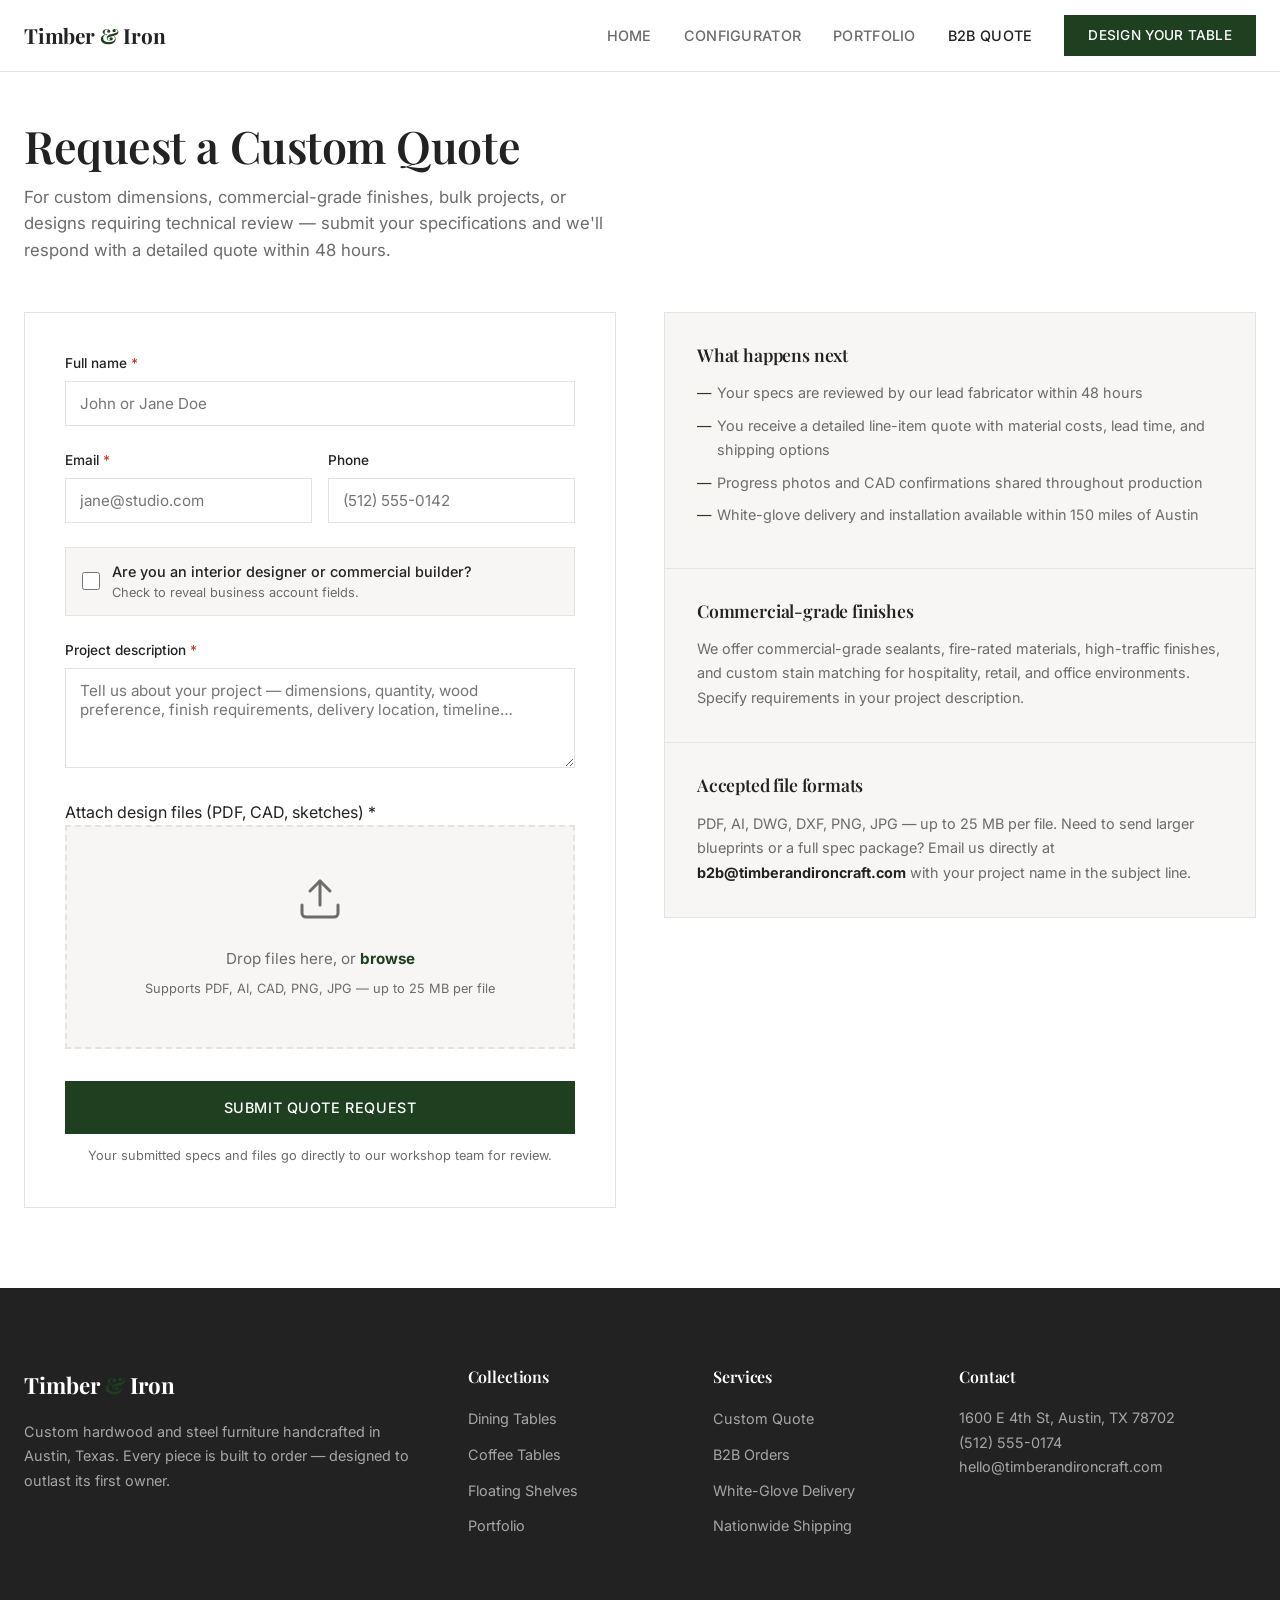
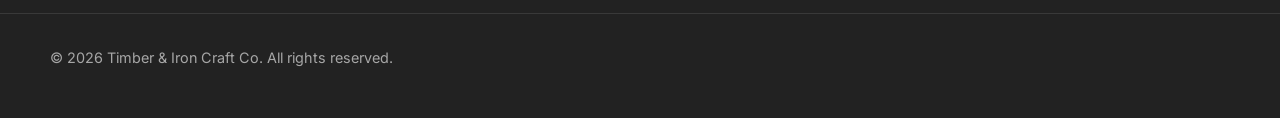
<file: b2b-quote.html>
<!doctype html>
<html lang="en">
<head>
  <meta charset="utf-8">
  <meta name="viewport" content="width=device-width, initial-scale=1">
  <title>B2B Custom Quote — Timber & Iron Craft Co.</title>
  <link rel="stylesheet" href="css/timber.css">
  <style>
    .b2b-page {
      padding-top: calc(var(--nav-height) + 48px);
      padding-bottom: 80px;
    }

    .b2b-header {
      margin-bottom: 3rem;
    }

    .b2b-header h1 {
      font-size: clamp(2rem, 3.5vw, 3rem);
      margin-bottom: 0.75rem;
    }

    .b2b-header p {
      color: var(--muted);
      max-width: 600px;
      font-size: 1.05rem;
      line-height: 1.6;
    }

    .b2b-layout {
      display: grid;
      grid-template-columns: 1fr 1fr;
      gap: 48px;
      align-items: start;
    }

    /* ===== Form ===== */
    .quote-form {
      background: var(--bg);
      border: 1px solid var(--border);
      padding: 40px;
    }

    .form-group {
      margin-bottom: 24px;
    }

    .form-group label {
      display: block;
      font-size: 0.85rem;
      font-weight: 500;
      margin-bottom: 6px;
      color: var(--fg);
    }

    .form-group label .required {
      color: #c0392b;
    }

    .form-group input,
    .form-group textarea,
    .form-group select {
      width: 100%;
      padding: 12px 14px;
      border: 1px solid var(--border);
      border-radius: 0;
      font-family: var(--font-body);
      font-size: 0.95rem;
      color: var(--fg);
      background: var(--bg);
      transition: border-color 0.2s;
    }

    .form-group input:focus,
    .form-group textarea:focus,
    .form-group select:focus {
      outline: none;
      border-color: var(--accent);
    }

    .form-group textarea {
      resize: vertical;
      min-height: 100px;
    }

    .form-group.half {
      display: grid;
      grid-template-columns: 1fr 1fr;
      gap: 16px;
    }

    /* ===== File Upload ===== */
    .file-upload-zone {
      border: 2px dashed var(--border);
      padding: 48px 24px;
      text-align: center;
      cursor: pointer;
      transition: all 0.25s ease;
      background: var(--surface);
      margin-bottom: 24px;
    }

    .file-upload-zone:hover,
    .file-upload-zone.dragover {
      border-color: var(--accent);
      background: rgba(30, 63, 32, 0.04);
    }

    .file-upload-zone .upload-icon {
      width: 48px;
      height: 48px;
      margin: 0 auto 16px;
      stroke: var(--muted);
      stroke-width: 1.5;
      fill: none;
    }

    .file-upload-zone.dragover .upload-icon {
      stroke: var(--accent);
    }

    .file-upload-zone .upload-text {
      font-size: 0.95rem;
      color: var(--muted);
    }

    .file-upload-zone .upload-text strong {
      color: var(--accent);
    }

    .file-upload-zone .upload-hint {
      font-size: 0.8rem;
      color: var(--muted);
      margin-top: 8px;
    }

    .file-list {
      list-style: none;
      margin-top: 12px;
    }

    .file-list li {
      display: flex;
      align-items: center;
      justify-content: space-between;
      padding: 8px 12px;
      background: var(--surface);
      border: 1px solid var(--border);
      margin-bottom: 6px;
      font-size: 0.85rem;
    }

    .file-list li .file-name {
      display: flex;
      align-items: center;
      gap: 8px;
    }

    .file-list li .file-size {
      color: var(--muted);
      font-size: 0.8rem;
    }

    .file-list li .file-remove {
      background: none;
      border: none;
      cursor: pointer;
      color: #c0392b;
      font-size: 1.1rem;
      line-height: 1;
      padding: 2px 6px;
    }

    #fileInput {
      display: none;
    }

    /* ===== B2B Toggle ===== */
    .b2b-toggle-area {
      margin-bottom: 24px;
    }

    .b2b-toggle {
      display: flex;
      align-items: center;
      gap: 12px;
      cursor: pointer;
      padding: 12px 16px;
      background: var(--surface);
      border: 1px solid var(--border);
      transition: border-color 0.2s;
      user-select: none;
    }

    .b2b-toggle:hover {
      border-color: var(--accent);
    }

    .b2b-toggle input[type="checkbox"] {
      width: 18px;
      height: 18px;
      accent-color: var(--accent);
      cursor: pointer;
    }

    .b2b-toggle .toggle-label {
      font-size: 0.9rem;
      font-weight: 500;
    }

    .b2b-toggle .toggle-sub {
      font-size: 0.8rem;
      color: var(--muted);
    }

    .b2b-fields {
      display: none;
      padding-top: 16px;
    }

    .b2b-fields.visible {
      display: block;
    }

    .submit-row {
      margin-top: 32px;
    }

    .submit-row .btn {
      width: 100%;
      justify-content: center;
      padding: 16px;
    }

    /* ===== Right info panel ===== */
    .b2b-info {
      border: 1px solid var(--border);
      background: var(--surface);
    }

    .b2b-info-section {
      padding: 32px;
      border-bottom: 1px solid var(--border);
    }

    .b2b-info-section:last-child {
      border-bottom: none;
    }

    .b2b-info-section h3 {
      font-family: var(--font-display);
      font-size: 1.1rem;
      margin-bottom: 1rem;
    }

    .b2b-info-section p,
    .b2b-info-section li {
      font-size: 0.9rem;
      color: var(--muted);
      line-height: 1.7;
    }

    .b2b-info-section ul {
      list-style: none;
    }

    .b2b-info-section ul li {
      padding-left: 20px;
      position: relative;
      margin-bottom: 8px;
    }

    .b2b-info-section ul li::before {
      content: '—';
      position: absolute;
      left: 0;
      color: var(--accent);
    }

    /* ===== Responsive ===== */
    @media (max-width: 900px) {
      .b2b-layout {
        grid-template-columns: 1fr;
      }

      .form-group.half {
        grid-template-columns: 1fr;
      }
    }
  </style>
</head>
<body>

  <!-- Navigation -->
  <nav>
    <div class="container">
      <a href="/" class="nav-logo">Timber <span>&amp;</span> Iron</a>
      <button class="nav-toggle" aria-label="Toggle menu" onclick="document.querySelector('.nav-links').classList.toggle('open')">
        <span></span><span></span><span></span>
      </button>
      <ul class="nav-links">
        <li><a href="/">Home</a></li>
        <li><a href="configurator.html">Configurator</a></li>
        <li><a href="portfolio.html">Portfolio</a></li>
        <li><a href="b2b-quote.html" class="active">B2B Quote</a></li>
        <li><a href="configurator.html" class="nav-cta">Design Your Table</a></li>
      </ul>
    </div>
  </nav>

  <div class="b2b-page container">
    <div class="b2b-header">
      <h1>Request a Custom Quote</h1>
      <p>For custom dimensions, commercial-grade finishes, bulk projects, or designs requiring technical review — submit your specifications and we'll respond with a detailed quote within 48 hours.</p>
    </div>

    <div class="b2b-layout">
      <!-- Form -->
      <div class="quote-form">
        <form id="quoteForm" onsubmit="event.preventDefault(); submitQuote();">

          <div class="form-group">
            <label>Full name <span class="required">*</span></label>
            <input type="text" id="fullName" required placeholder="John or Jane Doe">
          </div>

          <div class="form-group half">
            <div>
              <label>Email <span class="required">*</span></label>
              <input type="email" id="email" required placeholder="jane@studio.com">
            </div>
            <div>
              <label>Phone</label>
              <input type="tel" id="phone" placeholder="(512) 555-0142">
            </div>
          </div>

          <!-- B2B Toggle -->
          <div class="b2b-toggle-area">
            <label class="b2b-toggle">
              <input type="checkbox" id="b2bToggle" onchange="toggleB2b()">
              <div>
                <div class="toggle-label">Are you an interior designer or commercial builder?</div>
                <div class="toggle-sub">Check to reveal business account fields.</div>
              </div>
            </label>
            <div class="b2b-fields" id="b2bFields">
              <div class="form-group">
                <label>Company name <span class="required">*</span></label>
                <input type="text" id="companyName" placeholder="Studio Name / LLC">
              </div>
              <div class="form-group">
                <label>Tax ID / EIN</label>
                <input type="text" id="taxId" placeholder="XX-XXXXXXX">
              </div>
            </div>
          </div>

          <div class="form-group">
            <label>Project description <span class="required">*</span></label>
            <textarea id="description" required placeholder="Tell us about your project — dimensions, quantity, wood preference, finish requirements, delivery location, timeline…"></textarea>
          </div>

          <!-- File Upload -->
          <label>Attach design files (PDF, CAD, sketches) <span class="required">*</span></label>
          <div class="file-upload-zone" id="uploadZone" onclick="document.getElementById('fileInput').click()">
            <svg class="upload-icon" viewBox="0 0 24 24" stroke-linecap="round" stroke-linejoin="round">
              <path d="M21 15v4a2 2 0 0 1-2 2H5a2 2 0 0 1-2-2v-4"/>
              <polyline points="17 8 12 3 7 8"/>
              <line x1="12" y1="3" x2="12" y2="15"/>
            </svg>
            <div class="upload-text">Drop files here, or <strong>browse</strong></div>
            <div class="upload-hint">Supports PDF, AI, CAD, PNG, JPG — up to 25 MB per file</div>
          </div>
          <input type="file" id="fileInput" multiple accept=".pdf,.ai,.dwg,.dxf,.png,.jpg,.jpeg" onchange="handleFiles(this.files)">
          <ul class="file-list" id="fileList"></ul>

          <div class="submit-row">
            <button type="submit" class="btn btn-primary">Submit Quote Request</button>
          </div>
          <p style="font-size:0.8rem;color:var(--muted);text-align:center;margin-top:12px;">Your submitted specs and files go directly to our workshop team for review.</p>
        </form>
      </div>

      <!-- Info Panel -->
      <div class="b2b-info">
        <div class="b2b-info-section">
          <h3>What happens next</h3>
          <ul>
            <li>Your specs are reviewed by our lead fabricator within 48 hours</li>
            <li>You receive a detailed line-item quote with material costs, lead time, and shipping options</li>
            <li>Progress photos and CAD confirmations shared throughout production</li>
            <li>White-glove delivery and installation available within 150 miles of Austin</li>
          </ul>
        </div>
        <div class="b2b-info-section">
          <h3>Commercial-grade finishes</h3>
          <p>We offer commercial-grade sealants, fire-rated materials, high-traffic finishes, and custom stain matching for hospitality, retail, and office environments. Specify requirements in your project description.</p>
        </div>
        <div class="b2b-info-section">
          <h3>Accepted file formats</h3>
          <p>PDF, AI, DWG, DXF, PNG, JPG — up to 25 MB per file. Need to send larger blueprints or a full spec package? Email us directly at <strong style="color:var(--fg);">b2b@timberandironcraft.com</strong> with your project name in the subject line.</p>
        </div>
      </div>
    </div>
  </div>

  <!-- Footer -->
  <footer>
    <div class="container">
      <div>
        <div class="footer-brand">Timber <span>&amp;</span> Iron</div>
        <p>Custom hardwood and steel furniture handcrafted in Austin, Texas. Every piece is built to order — designed to outlast its first owner.</p>
      </div>
      <div>
        <h4>Collections</h4>
        <ul>
          <li><a href="configurator.html">Dining Tables</a></li>
          <li><a href="configurator.html">Coffee Tables</a></li>
          <li><a href="configurator.html">Floating Shelves</a></li>
          <li><a href="portfolio.html">Portfolio</a></li>
        </ul>
      </div>
      <div>
        <h4>Services</h4>
        <ul>
          <li><a href="configurator.html">Custom Quote</a></li>
          <li><a href="b2b-quote.html">B2B Orders</a></li>
          <li><a href="#">White-Glove Delivery</a></li>
          <li><a href="#">Nationwide Shipping</a></li>
        </ul>
      </div>
      <div>
        <h4>Contact</h4>
        <p>1600 E 4th St, Austin, TX 78702</p>
        <p>(512) 555-0174</p>
        <p>hello@timberandironcraft.com</p>
      </div>
    </div>
    <div class="footer-bottom container">
      <p>&copy; 2026 Timber & Iron Craft Co. All rights reserved.</p>
    </div>
  </footer>

  <script>
    var uploadedFiles = [];

    function toggleB2b() {
      var checked = document.getElementById('b2bToggle').checked;
      var fields = document.getElementById('b2bFields');
      fields.classList.toggle('visible', checked);
    }

    function handleFiles(files) {
      for (var i = 0; i < files.length; i++) {
        var f = files[i];
        if (f.size > 25 * 1024 * 1024) {
          alert('"' + f.name + '" exceeds the 25 MB limit and was not added.');
          continue;
        }
        uploadedFiles.push(f);
      }
      renderFileList();
    }

    function renderFileList() {
      var list = document.getElementById('fileList');
      list.innerHTML = '';
      uploadedFiles.forEach(function (f, i) {
        var li = document.createElement('li');
        var size = (f.size / 1024 / 1024).toFixed(1) + ' MB';
        li.innerHTML = '<span class="file-name"><span>' + f.name + '</span><span class="file-size">' + size + '</span></span>'
          + '<button class="file-remove" onclick="removeFile(' + i + ')" aria-label="Remove file">&times;</button>';
        list.appendChild(li);
      });
    }

    function removeFile(index) {
      uploadedFiles.splice(index, 1);
      renderFileList();
    }

    function submitQuote() {
      var name = document.getElementById('fullName').value.trim();
      var email = document.getElementById('email').value.trim();
      var desc = document.getElementById('description').value.trim();

      if (!name || !email || !desc) {
        alert('Please fill in all required fields (name, email, and project description).');
        return;
      }

      if (uploadedFiles.length === 0) {
        alert('Please attach at least one design file (PDF, CAD, sketch, etc.).');
        return;
      }

      var msg = 'Quote request submitted!\n\n'
        + 'Name: ' + name + '\n'
        + 'Email: ' + email + '\n';

      var isB2b = document.getElementById('b2bToggle').checked;
      if (isB2b) {
        var company = document.getElementById('companyName').value.trim();
        var taxId = document.getElementById('taxId').value.trim();
        if (company) msg += 'Company: ' + company + '\n';
        if (taxId) msg += 'Tax ID: ' + taxId + '\n';
      }

      msg += 'Files attached: ' + uploadedFiles.length + '\n\n'
        + 'Our workshop team will review your request and respond within 48 hours.';

      alert(msg);
    }

    // Drag-and-drop support
    var zone = document.getElementById('uploadZone');
    zone.addEventListener('dragover', function (e) {
      e.preventDefault();
      zone.classList.add('dragover');
    });
    zone.addEventListener('dragleave', function () {
      zone.classList.remove('dragover');
    });
    zone.addEventListener('drop', function (e) {
      e.preventDefault();
      zone.classList.remove('dragover');
      if (e.dataTransfer.files.length) {
        handleFiles(e.dataTransfer.files);
      }
    });
  </script>
</body>
</html>
</file>
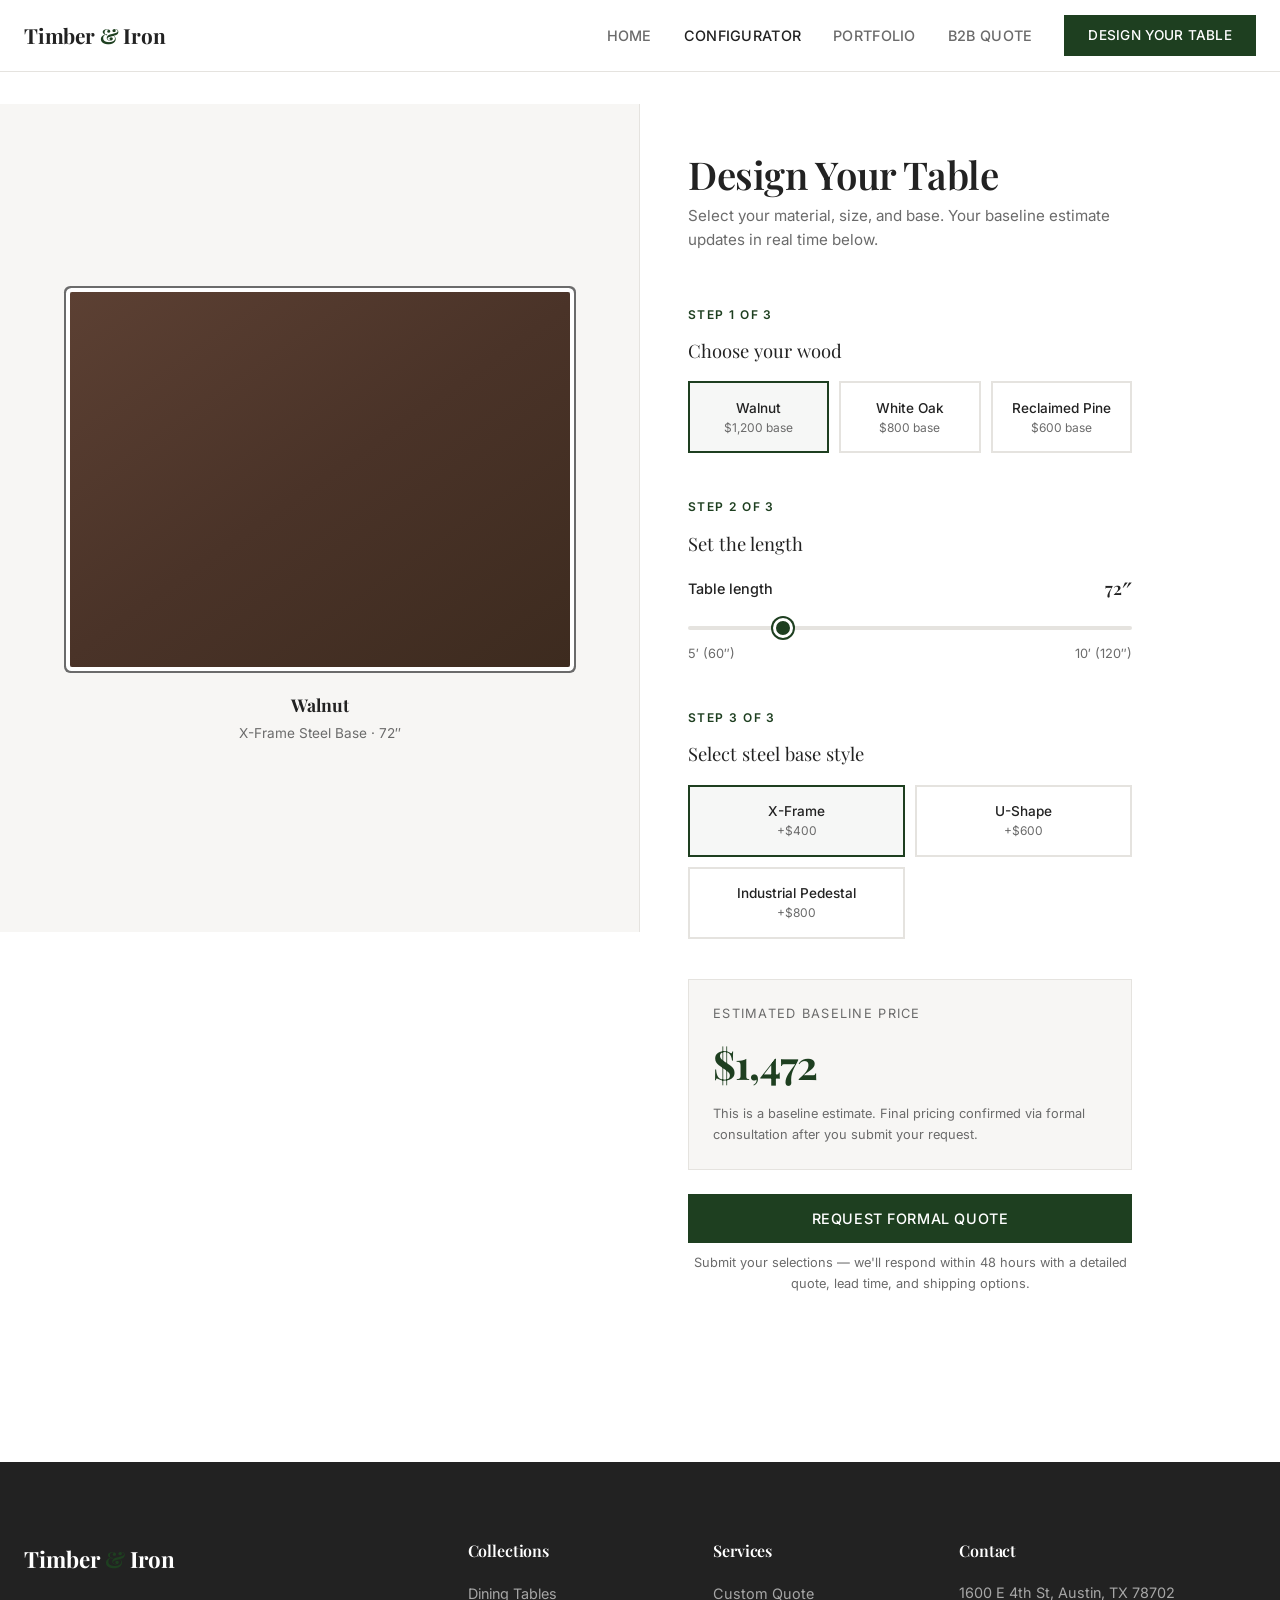
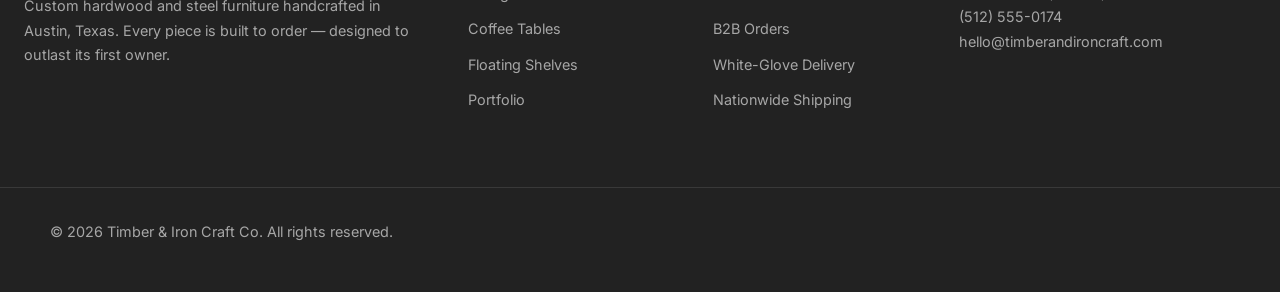
<file: configurator.html>
<!doctype html>
<html lang="en">
<head>
  <meta charset="utf-8">
  <meta name="viewport" content="width=device-width, initial-scale=1">
  <title>Table Configurator — Timber & Iron Craft Co.</title>
  <link rel="stylesheet" href="css/timber.css">
  <style>
    .config-page {
      padding-top: calc(var(--nav-height) + 32px);
      min-height: 100vh;
    }

    .config-layout {
      display: grid;
      grid-template-columns: 1fr 1fr;
      gap: 0;
      min-height: calc(100vh - var(--nav-height) - 32px);
    }

    /* ===== Gallery Panel ===== */
    .config-gallery {
      position: sticky;
      top: var(--nav-height);
      height: calc(100vh - var(--nav-height));
      background: var(--surface);
      display: flex;
      flex-direction: column;
      align-items: center;
      justify-content: center;
      overflow: hidden;
      border-right: 1px solid var(--border);
    }

    .config-gallery .preview-slab {
      width: 80%;
      max-width: 500px;
      aspect-ratio: 4/3;
      background: linear-gradient(145deg, #d4c9b8 0%, #b8a88e 50%, #9c8a6e 100%);
      border-radius: 2px;
      transition: all 0.5s ease;
      margin-bottom: 24px;
    }

    .config-gallery .preview-slab.walnut {
      background: linear-gradient(145deg, #5c4033 0%, #4a3328 50%, #3d2b1f 100%);
    }

    .config-gallery .preview-slab.white-oak {
      background: linear-gradient(145deg, #d4c9b8 0%, #c4b6a0 50%, #b8a88e 100%);
    }

    .config-gallery .preview-slab.reclaimed-pine {
      background: linear-gradient(145deg, #c4a882 0%, #b8946a 50%, #a88058 100%);
    }

    .config-gallery .preview-slab.x-frame {
      box-shadow: 0 0 0 4px var(--bg), 0 0 0 6px var(--muted);
    }

    .config-gallery .preview-slab.u-shape {
      box-shadow: 0 -8px 0 0 rgba(34,34,34,0.15), 0 8px 0 0 rgba(34,34,34,0.15);
    }

    .config-gallery .preview-slab.pedestal {
      box-shadow: 0 0 0 0 transparent;
    }

    .config-gallery .preview-label {
      font-size: 0.85rem;
      color: var(--muted);
      text-align: center;
    }

    .config-gallery .preview-label strong {
      display: block;
      font-family: var(--font-display);
      font-size: 1.1rem;
      color: var(--fg);
      margin-bottom: 4px;
    }

    /* ===== Configurator Panel ===== */
    .config-panel {
      padding: 48px 48px 120px;
      max-width: 540px;
    }

    .config-panel h1 {
      font-size: clamp(1.8rem, 3vw, 2.5rem);
      margin-bottom: 0.5rem;
    }

    .config-panel > p {
      color: var(--muted);
      margin-bottom: 3rem;
      font-size: 0.95rem;
    }

    .config-step {
      margin-bottom: 2.5rem;
    }

    .config-step .step-num {
      display: inline-block;
      font-size: 0.75rem;
      font-weight: 600;
      text-transform: uppercase;
      letter-spacing: 0.12em;
      color: var(--accent);
      margin-bottom: 0.75rem;
    }

    .config-step .step-label {
      font-family: var(--font-display);
      font-size: 1.15rem;
      margin-bottom: 1rem;
    }

    .config-step .option-grid {
      display: grid;
      grid-template-columns: repeat(3, 1fr);
      gap: 10px;
    }

    .config-step .option-grid.two-col {
      grid-template-columns: repeat(2, 1fr);
    }

    .option-btn {
      display: flex;
      flex-direction: column;
      align-items: center;
      justify-content: center;
      padding: 16px 12px;
      border: 2px solid var(--border);
      background: var(--bg);
      cursor: pointer;
      transition: all 0.2s ease;
      font-family: var(--font-body);
      font-size: 0.85rem;
      font-weight: 500;
      color: var(--fg);
      text-align: center;
      min-height: 72px;
    }

    .option-btn:hover {
      border-color: var(--accent);
    }

    .option-btn.selected {
      border-color: var(--accent);
      background: rgba(30, 63, 32, 0.04);
    }

    .option-btn .price-add {
      font-size: 0.75rem;
      color: var(--muted);
      margin-top: 4px;
      font-weight: 400;
    }

    /* ===== Dimension slider ===== */
    .dimension-slider {
      margin-top: 1rem;
    }

    .dimension-slider .slider-header {
      display: flex;
      justify-content: space-between;
      align-items: center;
      margin-bottom: 10px;
    }

    .dimension-slider .slider-header label {
      font-weight: 500;
      font-size: 0.9rem;
    }

    .dimension-slider .slider-value {
      font-family: var(--font-display);
      font-size: 1.1rem;
      font-weight: 600;
    }

    .dimension-slider input[type="range"] {
      width: 100%;
      height: 4px;
      -webkit-appearance: none;
      appearance: none;
      background: var(--border);
      border-radius: 2px;
      outline: none;
      cursor: pointer;
    }

    .dimension-slider input[type="range"]::-webkit-slider-thumb {
      -webkit-appearance: none;
      width: 20px;
      height: 20px;
      background: var(--accent);
      border-radius: 50%;
      cursor: pointer;
      border: 3px solid var(--bg);
      box-shadow: 0 0 0 2px var(--accent);
    }

    .dimension-slider input[type="range"]::-moz-range-thumb {
      width: 20px;
      height: 20px;
      background: var(--accent);
      border-radius: 50%;
      cursor: pointer;
      border: 3px solid var(--bg);
      box-shadow: 0 0 0 2px var(--accent);
    }

    .dimension-slider .slider-labels {
      display: flex;
      justify-content: space-between;
      font-size: 0.8rem;
      color: var(--muted);
      margin-top: 6px;
    }

    /* ===== Price Display ===== */
    .price-estimate {
      margin-top: 2rem;
      padding: 24px;
      background: var(--surface);
      border: 1px solid var(--border);
    }

    .price-estimate .price-label {
      font-size: 0.8rem;
      text-transform: uppercase;
      letter-spacing: 0.1em;
      color: var(--muted);
      margin-bottom: 8px;
    }

    .price-estimate .price-amount {
      font-family: var(--font-display);
      font-size: 2.5rem;
      font-weight: 700;
      color: var(--accent);
      letter-spacing: -0.02em;
    }

    .price-estimate .price-note {
      font-size: 0.8rem;
      color: var(--muted);
      margin-top: 8px;
    }

    .config-panel .btn {
      width: 100%;
      justify-content: center;
      margin-top: 24px;
    }

    /* ===== Responsive ===== */
    @media (max-width: 900px) {
      .config-layout {
        grid-template-columns: 1fr;
      }

      .config-gallery {
        position: relative;
        top: 0;
        height: 320px;
        border-right: none;
        border-bottom: 1px solid var(--border);
      }

      .config-gallery .preview-slab {
        width: 60%;
        max-width: 300px;
      }

      .config-panel {
        padding: 32px 24px 80px;
      }

      .config-step .option-grid {
        grid-template-columns: repeat(2, 1fr);
      }
    }
  </style>
</head>
<body>

  <!-- Navigation -->
  <nav>
    <div class="container">
      <a href="/" class="nav-logo">Timber <span>&amp;</span> Iron</a>
      <button class="nav-toggle" aria-label="Toggle menu" onclick="document.querySelector('.nav-links').classList.toggle('open')">
        <span></span><span></span><span></span>
      </button>
      <ul class="nav-links">
        <li><a href="/">Home</a></li>
        <li><a href="configurator.html" class="active">Configurator</a></li>
        <li><a href="portfolio.html">Portfolio</a></li>
        <li><a href="b2b-quote.html">B2B Quote</a></li>
        <li><a href="configurator.html" class="nav-cta">Design Your Table</a></li>
      </ul>
    </div>
  </nav>

  <div class="config-page">
    <div class="config-layout">
      <!-- Gallery -->
      <div class="config-gallery">
        <div class="preview-slab walnut x-frame" id="previewSlab"></div>
        <div class="preview-label">
          <strong id="galleryMaterial">Walnut</strong>
          <span id="galleryBase">X-Frame Steel Base</span> · <span id="galleryLength">72″</span>
        </div>
      </div>

      <!-- Configurator -->
      <div class="config-panel">
        <h1>Design Your Table</h1>
        <p>Select your material, size, and base. Your baseline estimate updates in real time below.</p>

        <!-- Step 1: Material -->
        <div class="config-step">
          <span class="step-num">Step 1 of 3</span>
          <div class="step-label">Choose your wood</div>
          <div class="option-grid">
            <button class="option-btn selected" data-material="walnut" data-price="1200">
              Walnut
              <span class="price-add">$1,200 base</span>
            </button>
            <button class="option-btn" data-material="white-oak" data-price="800">
              White Oak
              <span class="price-add">$800 base</span>
            </button>
            <button class="option-btn" data-material="reclaimed-pine" data-price="600">
              Reclaimed Pine
              <span class="price-add">$600 base</span>
            </button>
          </div>
        </div>

        <!-- Step 2: Dimensions -->
        <div class="config-step">
          <span class="step-num">Step 2 of 3</span>
          <div class="step-label">Set the length</div>
          <div class="dimension-slider">
            <div class="slider-header">
              <label>Table length</label>
              <span class="slider-value" id="lengthValue">72″</span>
            </div>
            <input type="range" id="lengthSlider" min="60" max="120" value="72" step="1">
            <div class="slider-labels">
              <span>5′ (60″)</span>
              <span>10′ (120″)</span>
            </div>
          </div>
        </div>

        <!-- Step 3: Base -->
        <div class="config-step">
          <span class="step-num">Step 3 of 3</span>
          <div class="step-label">Select steel base style</div>
          <div class="option-grid two-col">
            <button class="option-btn selected" data-base="x-frame" data-price="400">
              X-Frame
              <span class="price-add">+$400</span>
            </button>
            <button class="option-btn" data-base="u-shape" data-price="600">
              U-Shape
              <span class="price-add">+$600</span>
            </button>
            <button class="option-btn" data-base="pedestal" data-price="800">
              Industrial Pedestal
              <span class="price-add">+$800</span>
            </button>
          </div>
        </div>

        <!-- Price -->
        <div class="price-estimate">
          <div class="price-label">Estimated baseline price</div>
          <div class="price-amount" id="priceDisplay">$1,856</div>
          <div class="price-note">This is a baseline estimate. Final pricing confirmed via formal consultation after you submit your request.</div>
        </div>

        <button class="btn btn-primary" onclick="submitConfig()">Request Formal Quote</button>
        <p style="font-size:0.8rem;color:var(--muted);margin-top:10px;text-align:center;">Submit your selections — we'll respond within 48 hours with a detailed quote, lead time, and shipping options.</p>
      </div>
    </div>
  </div>

  <footer>
    <div class="container">
      <div>
        <div class="footer-brand">Timber <span>&amp;</span> Iron</div>
        <p>Custom hardwood and steel furniture handcrafted in Austin, Texas. Every piece is built to order — designed to outlast its first owner.</p>
      </div>
      <div>
        <h4>Collections</h4>
        <ul>
          <li><a href="configurator.html">Dining Tables</a></li>
          <li><a href="configurator.html">Coffee Tables</a></li>
          <li><a href="configurator.html">Floating Shelves</a></li>
          <li><a href="portfolio.html">Portfolio</a></li>
        </ul>
      </div>
      <div>
        <h4>Services</h4>
        <ul>
          <li><a href="configurator.html">Custom Quote</a></li>
          <li><a href="b2b-quote.html">B2B Orders</a></li>
          <li><a href="#">White-Glove Delivery</a></li>
          <li><a href="#">Nationwide Shipping</a></li>
        </ul>
      </div>
      <div>
        <h4>Contact</h4>
        <p>1600 E 4th St, Austin, TX 78702</p>
        <p>(512) 555-0174</p>
        <p>hello@timberandironcraft.com</p>
      </div>
    </div>
    <div class="footer-bottom container">
      <p>&copy; 2026 Timber & Iron Craft Co. All rights reserved.</p>
    </div>
  </footer>

  <script>
    // ---- State ----
    var state = {
      material: 'walnut',
      materialPrice: 1200,
      length: 72,
      base: 'x-frame',
      basePrice: 400
    };

    var slabEl = document.getElementById('previewSlab');
    var priceEl = document.getElementById('priceDisplay');
    var lengthValEl = document.getElementById('lengthValue');
    var galleryMatEl = document.getElementById('galleryMaterial');
    var galleryBaseEl = document.getElementById('galleryBase');
    var galleryLenEl = document.getElementById('galleryLength');

    var materialNames = {
      walnut: 'Walnut',
      'white-oak': 'White Oak',
      'reclaimed-pine': 'Reclaimed Pine'
    };

    var baseNames = {
      'x-frame': 'X-Frame Steel Base',
      'u-shape': 'U-Shape Steel Base',
      'pedestal': 'Industrial Pedestal'
    };

    // ---- Material selection ----
    document.querySelectorAll('[data-material]').forEach(function (btn) {
      btn.addEventListener('click', function () {
        document.querySelectorAll('[data-material]').forEach(function (b) { b.classList.remove('selected'); });
        btn.classList.add('selected');
        state.material = btn.getAttribute('data-material');
        state.materialPrice = parseInt(btn.getAttribute('data-price'), 10);

        // Update preview
        slabEl.className = 'preview-slab ' + state.material + ' ' + state.base;
        galleryMatEl.textContent = materialNames[state.material];

        updatePrice();
      });
    });

    // ---- Base selection ----
    document.querySelectorAll('[data-base]').forEach(function (btn) {
      btn.addEventListener('click', function () {
        document.querySelectorAll('[data-base]').forEach(function (b) { b.classList.remove('selected'); });
        btn.classList.add('selected');
        state.base = btn.getAttribute('data-base');
        state.basePrice = parseInt(btn.getAttribute('data-price'), 10);

        slabEl.className = 'preview-slab ' + state.material + ' ' + state.base;
        galleryBaseEl.textContent = baseNames[state.base];

        updatePrice();
      });
    });

    // ---- Length slider ----
    var slider = document.getElementById('lengthSlider');
    slider.addEventListener('input', function () {
      state.length = parseInt(this.value, 10);
      lengthValEl.textContent = state.length + '\u2033';
      galleryLenEl.textContent = state.length + '\u2033';
      updatePrice();
    });

    // ---- Price calculation ----
    function updatePrice() {
      var baseMatPrice = state.materialPrice;

      var lengthMultiplier = 0.8 + (state.length - 60) / 100;
      if (lengthMultiplier > 1.4) lengthMultiplier = 1.4;

      var total = Math.round((baseMatPrice + state.basePrice) * lengthMultiplier);
      priceEl.textContent = '$' + total.toLocaleString();
    }

    // ---- Submit ----
    function submitConfig() {
      var msg = 'Thank you! Your request has been received.\n\n'
        + 'Material: ' + materialNames[state.material] + '\n'
        + 'Length: ' + state.length + '\"\n'
        + 'Base: ' + baseNames[state.base] + '\n'
        + 'Estimated baseline: ' + priceEl.textContent + '\n\n'
        + 'We\'ll review your selections and send a formal consultation quote within 48 hours to the email on file.';
      alert(msg);
    }

    // Init
    updatePrice();
  </script>
</body>
</html>
</file>
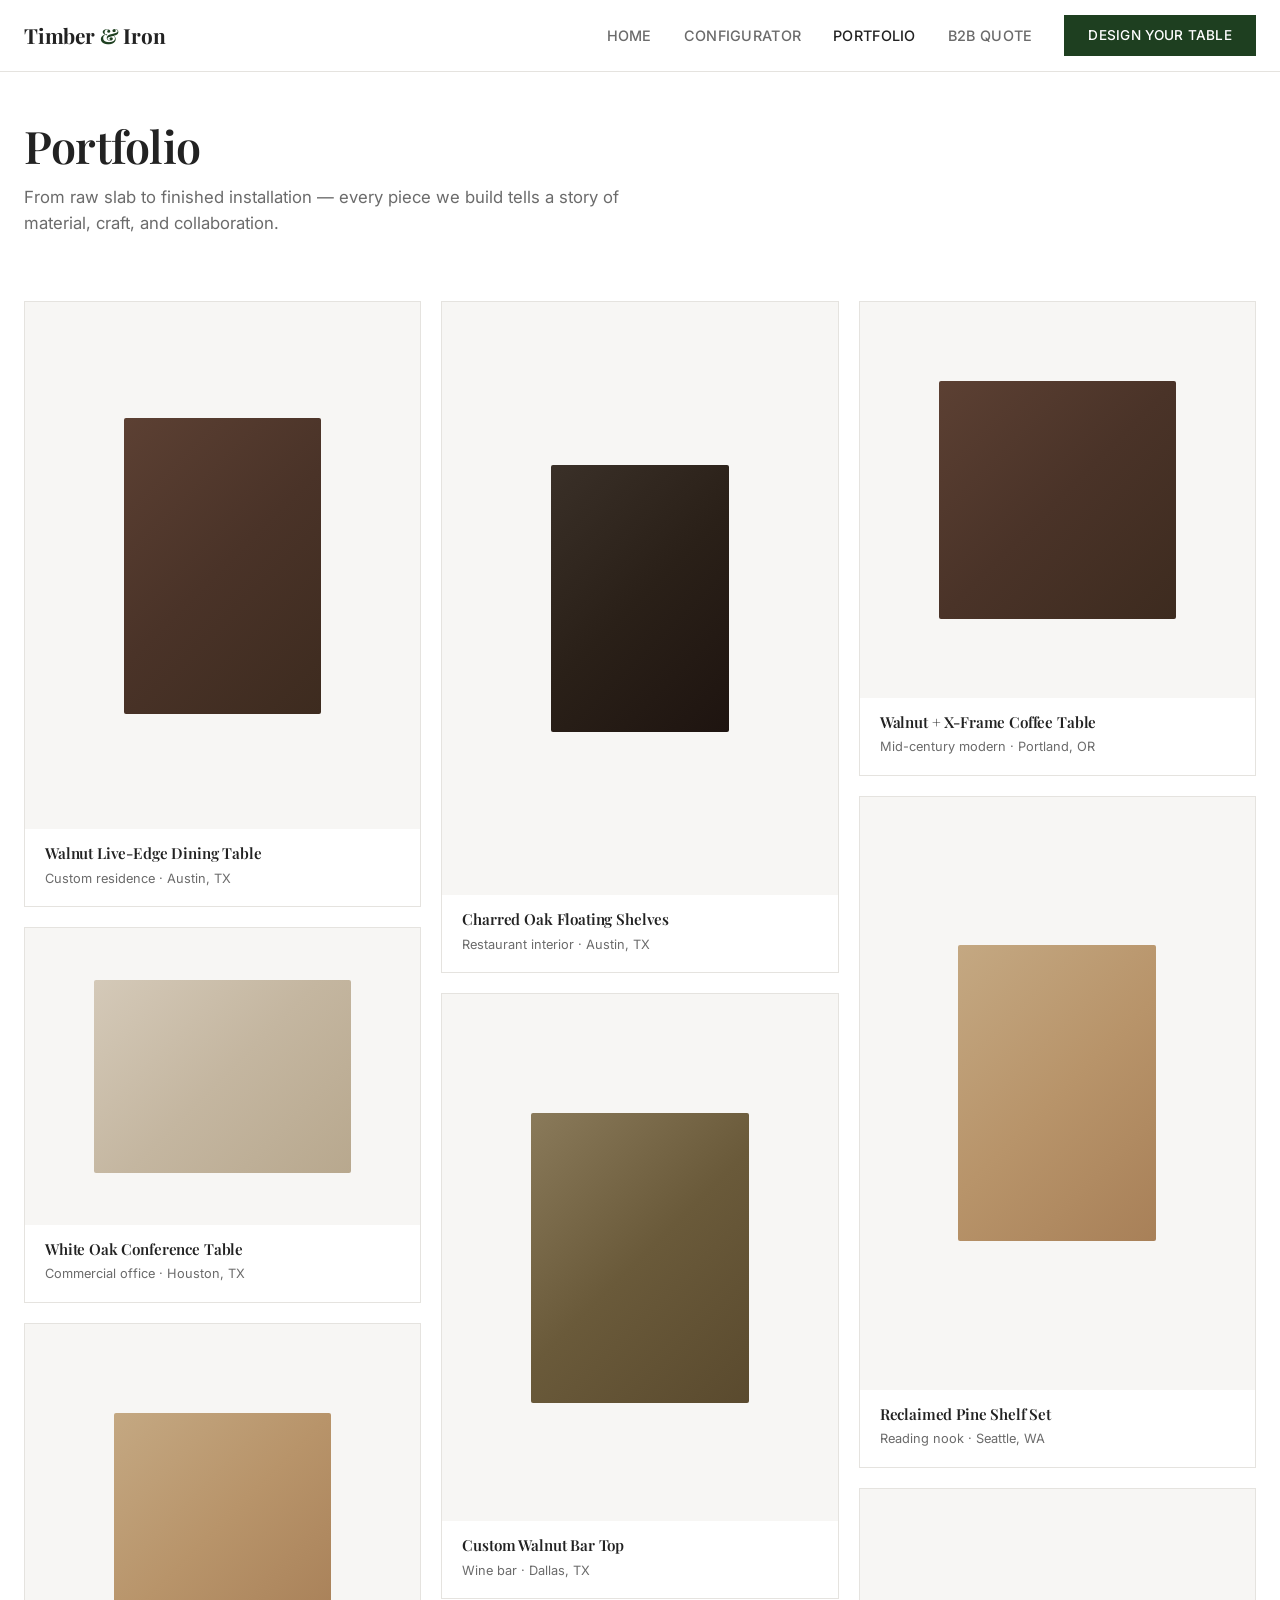
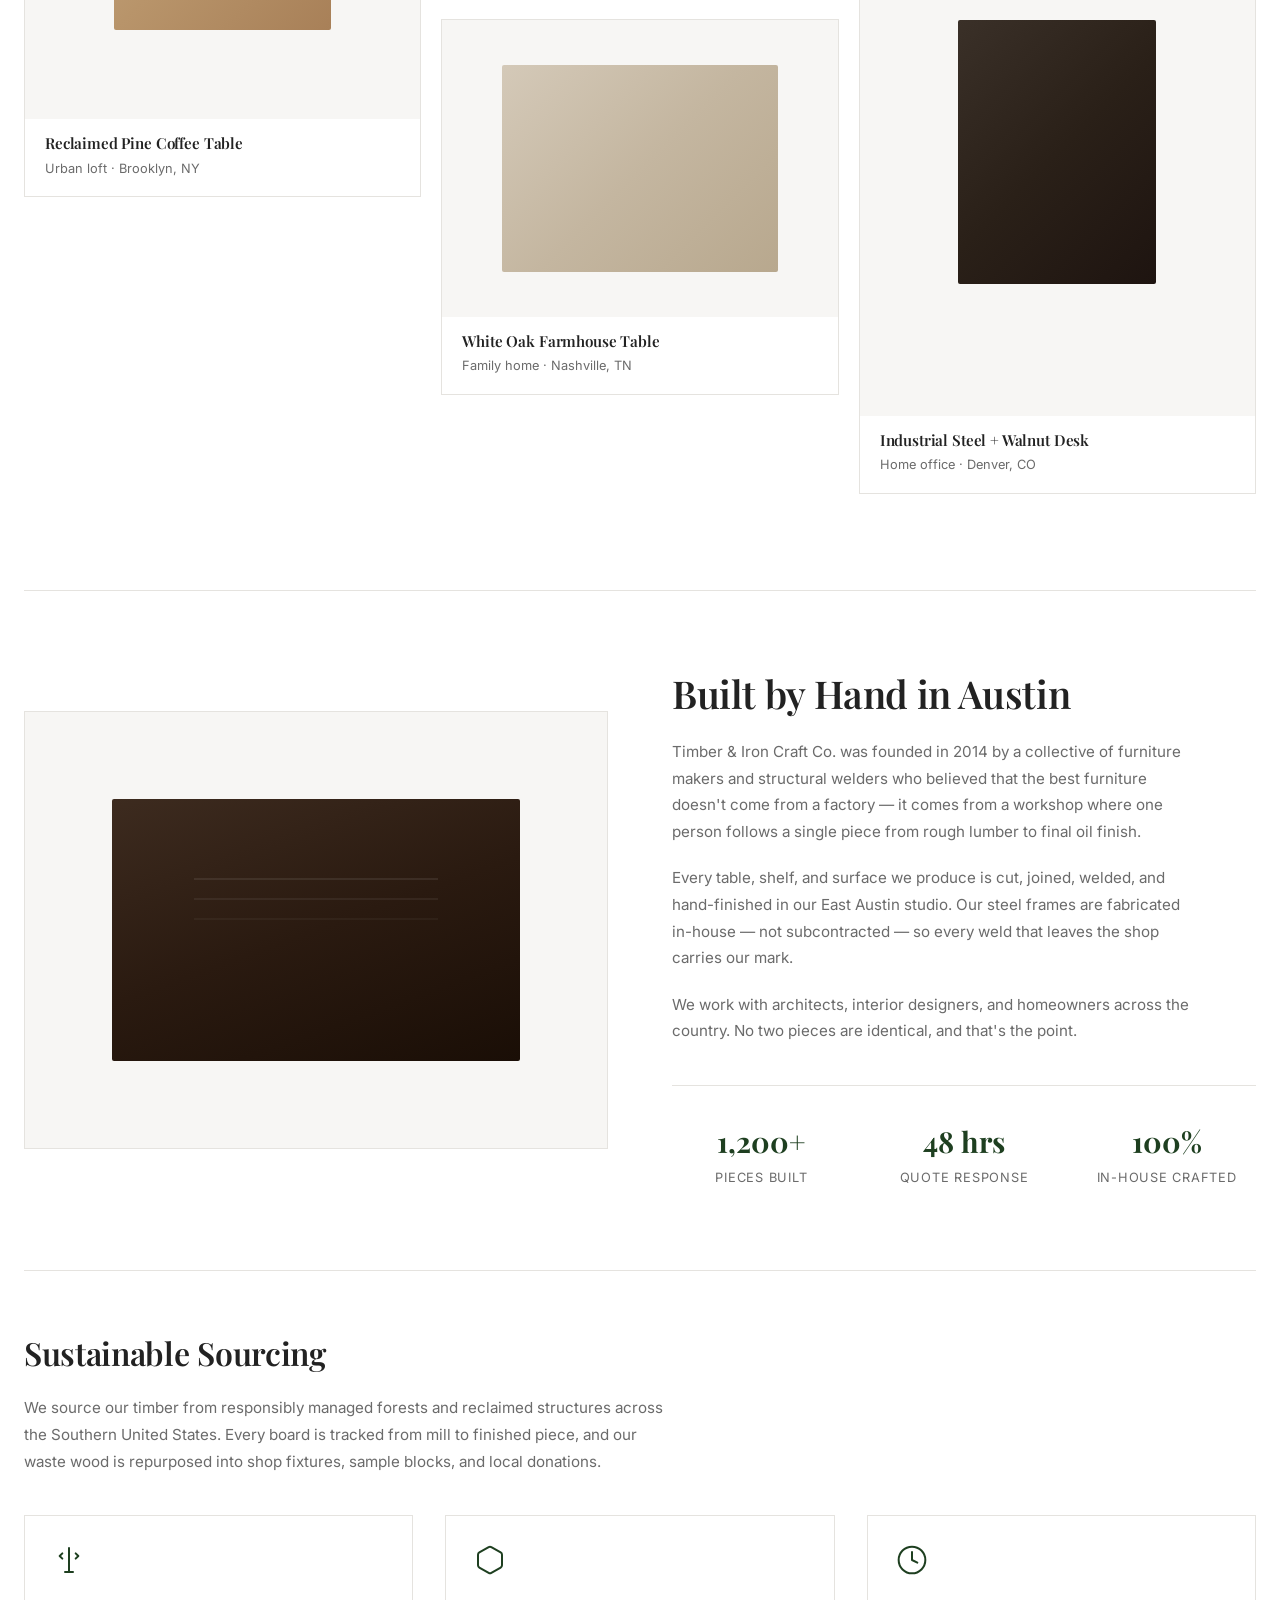
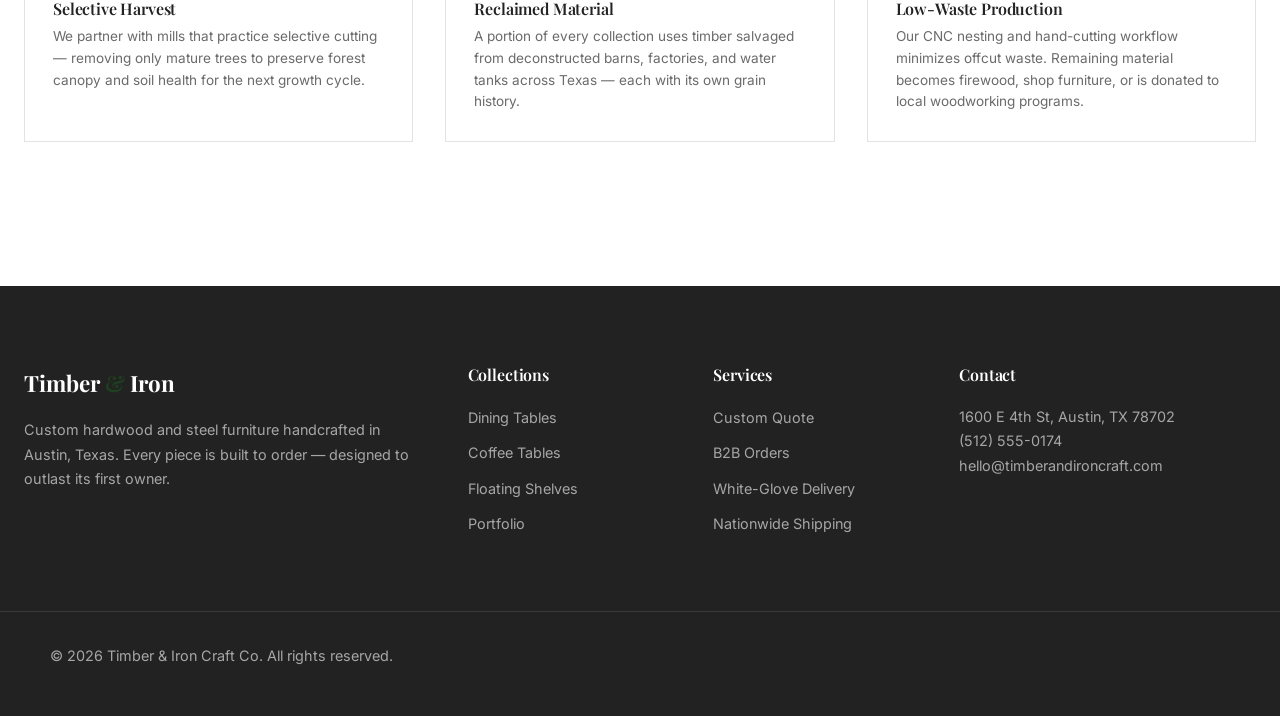
<file: portfolio.html>
<!doctype html>
<html lang="en">
<head>
  <meta charset="utf-8">
  <meta name="viewport" content="width=device-width, initial-scale=1">
  <title>Portfolio — Timber & Iron Craft Co.</title>
  <link rel="stylesheet" href="css/timber.css">
  <style>
    .portfolio-page {
      padding-top: calc(var(--nav-height) + 48px);
      padding-bottom: 80px;
    }

    .portfolio-header {
      margin-bottom: 4rem;
    }

    .portfolio-header h1 {
      font-size: clamp(2rem, 3.5vw, 3rem);
      margin-bottom: 0.75rem;
    }

    .portfolio-header p {
      color: var(--muted);
      max-width: 600px;
      font-size: 1.05rem;
      line-height: 1.6;
    }

    /* ===== Masonry Gallery ===== */
    .masonry {
      columns: 3;
      column-gap: 20px;
      margin-bottom: 6rem;
    }

    .masonry-item {
      break-inside: avoid;
      margin-bottom: 20px;
      border: 1px solid var(--border);
      background: var(--bg);
      overflow: hidden;
    }

    .masonry-item .masonry-placeholder {
      width: 100%;
      background: var(--surface);
      display: flex;
      align-items: center;
      justify-content: center;
      transition: transform 0.4s ease;
    }

    .masonry-item:hover .masonry-placeholder {
      transform: scale(1.02);
    }

    .masonry-item .masonry-placeholder .slab-vis {
      width: 60%;
      border-radius: 2px;
    }

    .masonry-item .masonry-label {
      padding: 16px 20px;
    }

    .masonry-item .masonry-label h3 {
      font-size: 0.95rem;
      margin-bottom: 2px;
    }

    .masonry-item .masonry-label span {
      font-size: 0.8rem;
      color: var(--muted);
    }

    .masonry-item.tall .masonry-placeholder {
      aspect-ratio: 3/4;
    }

    .masonry-item.wide .masonry-placeholder {
      aspect-ratio: 4/3;
    }

    .masonry-item.square .masonry-placeholder {
      aspect-ratio: 1/1;
    }

    .masonry-item.portrait .masonry-placeholder {
      aspect-ratio: 2/3;
    }

    /* Slab color variations */
    .slab-walnut {
      background: linear-gradient(135deg, #5c4033 0%, #4a3328 50%, #3d2b1f 100%);
    }

    .slab-oak {
      background: linear-gradient(135deg, #d4c9b8 0%, #c4b6a0 50%, #b8a88e 100%);
    }

    .slab-pine {
      background: linear-gradient(135deg, #c4a882 0%, #b8946a 50%, #a88058 100%);
    }

    .slab-dark {
      background: linear-gradient(135deg, #3a3028 0%, #2a2018 50%, #1e1410 100%);
    }

    .slab-custom {
      background: linear-gradient(135deg, #8a7a5a 0%, #6a5a3a 50%, #5a4a2e 100%);
    }

    /* ===== About Section ===== */
    .about-section {
      display: grid;
      grid-template-columns: 1fr 1fr;
      gap: 64px;
      align-items: center;
      padding: 5rem 0;
      border-top: 1px solid var(--border);
    }

    .about-image {
      aspect-ratio: 4/3;
      background: var(--surface);
      display: flex;
      align-items: center;
      justify-content: center;
      border: 1px solid var(--border);
    }

    .about-image .workshop-silhouette {
      width: 70%;
      height: 60%;
      background: linear-gradient(160deg, #3d2b1f 0%, #2a1a10 50%, #1a0e06 100%);
      border-radius: 2px;
      position: relative;
      overflow: hidden;
    }

    .about-image .workshop-silhouette::after {
      content: '';
      position: absolute;
      top: 30%;
      left: 20%;
      right: 20%;
      height: 2px;
      background: rgba(255,255,255,0.08);
      box-shadow: 0 20px 0 0 rgba(255,255,255,0.06), 0 40px 0 0 rgba(255,255,255,0.04);
    }

    .about-content h2 {
      font-size: clamp(1.75rem, 3vw, 2.5rem);
      margin-bottom: 1.5rem;
    }

    .about-content p {
      color: var(--muted);
      line-height: 1.75;
      margin-bottom: 1.25rem;
      font-size: 0.95rem;
      max-width: 520px;
    }

    .about-content .stats {
      display: grid;
      grid-template-columns: repeat(3, 1fr);
      gap: 24px;
      margin-top: 2.5rem;
      padding-top: 2rem;
      border-top: 1px solid var(--border);
    }

    .about-content .stat {
      text-align: center;
    }

    .about-content .stat-number {
      font-family: var(--font-display);
      font-size: 1.8rem;
      font-weight: 700;
      color: var(--accent);
      display: block;
    }

    .about-content .stat-label {
      font-size: 0.8rem;
      color: var(--muted);
      text-transform: uppercase;
      letter-spacing: 0.06em;
      margin-top: 4px;
    }

    /* ===== Sustainability ===== */
    .sustainability {
      padding: 4rem 0;
      border-top: 1px solid var(--border);
    }

    .sustainability h2 {
      font-size: clamp(1.5rem, 2.5vw, 2.2rem);
      margin-bottom: 1.5rem;
    }

    .sustainability p {
      color: var(--muted);
      max-width: 640px;
      line-height: 1.75;
      font-size: 0.95rem;
    }

    .sustainability .practices {
      display: grid;
      grid-template-columns: repeat(3, 1fr);
      gap: 32px;
      margin-top: 2.5rem;
    }

    .practice-card {
      border: 1px solid var(--border);
      padding: 28px;
      background: var(--bg);
    }

    .practice-card .icon {
      width: 32px;
      height: 32px;
      margin-bottom: 16px;
      stroke: var(--accent);
      stroke-width: 1.5;
      fill: none;
    }

    .practice-card h4 {
      font-size: 1rem;
      margin-bottom: 8px;
    }

    .practice-card p {
      font-size: 0.85rem;
      line-height: 1.6;
    }

    /* ===== Responsive ===== */
    @media (max-width: 1024px) {
      .masonry {
        columns: 2;
      }
    }

    @media (max-width: 768px) {
      .about-section {
        grid-template-columns: 1fr;
        gap: 40px;
      }

      .masonry {
        columns: 1;
      }

      .sustainability .practices {
        grid-template-columns: 1fr;
      }
    }
  </style>
</head>
<body>

  <!-- Navigation -->
  <nav>
    <div class="container">
      <a href="/" class="nav-logo">Timber <span>&amp;</span> Iron</a>
      <button class="nav-toggle" aria-label="Toggle menu" onclick="document.querySelector('.nav-links').classList.toggle('open')">
        <span></span><span></span><span></span>
      </button>
      <ul class="nav-links">
        <li><a href="/">Home</a></li>
        <li><a href="configurator.html">Configurator</a></li>
        <li><a href="portfolio.html" class="active">Portfolio</a></li>
        <li><a href="b2b-quote.html">B2B Quote</a></li>
        <li><a href="configurator.html" class="nav-cta">Design Your Table</a></li>
      </ul>
    </div>
  </nav>

  <div class="portfolio-page container">
    <div class="portfolio-header">
      <h1>Portfolio</h1>
      <p>From raw slab to finished installation — every piece we build tells a story of material, craft, and collaboration.</p>
    </div>

    <!-- Masonry Gallery -->
    <div class="masonry">
      <div class="masonry-item tall">
        <div class="masonry-placeholder">
          <div class="slab-vis slab-walnut" style="aspect-ratio:2/3;width:50%;"></div>
        </div>
        <div class="masonry-label">
          <h3>Walnut Live-Edge Dining Table</h3>
          <span>Custom residence · Austin, TX</span>
        </div>
      </div>

      <div class="masonry-item wide">
        <div class="masonry-placeholder">
          <div class="slab-vis slab-oak" style="aspect-ratio:4/3;width:65%;"></div>
        </div>
        <div class="masonry-label">
          <h3>White Oak Conference Table</h3>
          <span>Commercial office · Houston, TX</span>
        </div>
      </div>

      <div class="masonry-item square">
        <div class="masonry-placeholder">
          <div class="slab-vis slab-pine" style="aspect-ratio:1/1;width:55%;"></div>
        </div>
        <div class="masonry-label">
          <h3>Reclaimed Pine Coffee Table</h3>
          <span>Urban loft · Brooklyn, NY</span>
        </div>
      </div>

      <div class="masonry-item portrait">
        <div class="masonry-placeholder">
          <div class="slab-vis slab-dark" style="aspect-ratio:2/3;width:45%;"></div>
        </div>
        <div class="masonry-label">
          <h3>Charred Oak Floating Shelves</h3>
          <span>Restaurant interior · Austin, TX</span>
        </div>
      </div>

      <div class="masonry-item tall">
        <div class="masonry-placeholder">
          <div class="slab-vis slab-custom" style="aspect-ratio:3/4;width:55%;"></div>
        </div>
        <div class="masonry-label">
          <h3>Custom Walnut Bar Top</h3>
          <span>Wine bar · Dallas, TX</span>
        </div>
      </div>

      <div class="masonry-item wide">
        <div class="masonry-placeholder">
          <div class="slab-vis slab-oak" style="aspect-ratio:4/3;width:70%;"></div>
        </div>
        <div class="masonry-label">
          <h3>White Oak Farmhouse Table</h3>
          <span>Family home · Nashville, TN</span>
        </div>
      </div>

      <div class="masonry-item square">
        <div class="masonry-placeholder">
          <div class="slab-vis slab-walnut" style="aspect-ratio:1/1;width:60%;"></div>
        </div>
        <div class="masonry-label">
          <h3>Walnut + X-Frame Coffee Table</h3>
          <span>Mid-century modern · Portland, OR</span>
        </div>
      </div>

      <div class="masonry-item portrait">
        <div class="masonry-placeholder">
          <div class="slab-vis slab-pine" style="aspect-ratio:2/3;width:50%;"></div>
        </div>
        <div class="masonry-label">
          <h3>Reclaimed Pine Shelf Set</h3>
          <span>Reading nook · Seattle, WA</span>
        </div>
      </div>

      <div class="masonry-item tall">
        <div class="masonry-placeholder">
          <div class="slab-vis slab-dark" style="aspect-ratio:3/4;width:50%;"></div>
        </div>
        <div class="masonry-label">
          <h3>Industrial Steel + Walnut Desk</h3>
          <span>Home office · Denver, CO</span>
        </div>
      </div>
    </div>

    <!-- About Section -->
    <div class="about-section" id="about">
      <div class="about-image">
        <div class="workshop-silhouette"></div>
      </div>
      <div class="about-content">
        <h2>Built by Hand in Austin</h2>
        <p>Timber & Iron Craft Co. was founded in 2014 by a collective of furniture makers and structural welders who believed that the best furniture doesn't come from a factory — it comes from a workshop where one person follows a single piece from rough lumber to final oil finish.</p>
        <p>Every table, shelf, and surface we produce is cut, joined, welded, and hand-finished in our East Austin studio. Our steel frames are fabricated in-house — not subcontracted — so every weld that leaves the shop carries our mark.</p>
        <p>We work with architects, interior designers, and homeowners across the country. No two pieces are identical, and that's the point.</p>
        <div class="stats">
          <div class="stat">
            <span class="stat-number">1,200+</span>
            <span class="stat-label">Pieces Built</span>
          </div>
          <div class="stat">
            <span class="stat-number">48&nbsp;hrs</span>
            <span class="stat-label">Quote Response</span>
          </div>
          <div class="stat">
            <span class="stat-number">100%</span>
            <span class="stat-label">In-House Crafted</span>
          </div>
        </div>
      </div>
    </div>

    <!-- Sustainability -->
    <div class="sustainability">
      <h2>Sustainable Sourcing</h2>
      <p>We source our timber from responsibly managed forests and reclaimed structures across the Southern United States. Every board is tracked from mill to finished piece, and our waste wood is repurposed into shop fixtures, sample blocks, and local donations.</p>
      <div class="practices">
        <div class="practice-card">
          <svg class="icon" viewBox="0 0 24 24" stroke-linecap="round" stroke-linejoin="round">
            <path d="M12 3v18"/><path d="M9 21h6"/><path d="M7 7l-2 2 2 2"/><path d="M17 7l2 2-2 2"/>
          </svg>
          <h4>Selective Harvest</h4>
          <p>We partner with mills that practice selective cutting — removing only mature trees to preserve forest canopy and soil health for the next growth cycle.</p>
        </div>
        <div class="practice-card">
          <svg class="icon" viewBox="0 0 24 24" stroke-linecap="round" stroke-linejoin="round">
            <path d="M21 16V8a2 2 0 0 0-1-1.73l-7-4a2 2 0 0 0-2 0l-7 4A2 2 0 0 0 3 8v8a2 2 0 0 0 1 1.73l7 4a2 2 0 0 0 2 0l7-4A2 2 0 0 0 21 16z"/>
          </svg>
          <h4>Reclaimed Material</h4>
          <p>A portion of every collection uses timber salvaged from deconstructed barns, factories, and water tanks across Texas — each with its own grain history.</p>
        </div>
        <div class="practice-card">
          <svg class="icon" viewBox="0 0 24 24" stroke-linecap="round" stroke-linejoin="round">
            <circle cx="12" cy="12" r="10"/><path d="M12 6v6l4 2"/>
          </svg>
          <h4>Low-Waste Production</h4>
          <p>Our CNC nesting and hand-cutting workflow minimizes offcut waste. Remaining material becomes firewood, shop furniture, or is donated to local woodworking programs.</p>
        </div>
      </div>
    </div>
  </div>

  <!-- Footer -->
  <footer>
    <div class="container">
      <div>
        <div class="footer-brand">Timber <span>&amp;</span> Iron</div>
        <p>Custom hardwood and steel furniture handcrafted in Austin, Texas. Every piece is built to order — designed to outlast its first owner.</p>
      </div>
      <div>
        <h4>Collections</h4>
        <ul>
          <li><a href="configurator.html">Dining Tables</a></li>
          <li><a href="configurator.html">Coffee Tables</a></li>
          <li><a href="configurator.html">Floating Shelves</a></li>
          <li><a href="portfolio.html">Portfolio</a></li>
        </ul>
      </div>
      <div>
        <h4>Services</h4>
        <ul>
          <li><a href="configurator.html">Custom Quote</a></li>
          <li><a href="b2b-quote.html">B2B Orders</a></li>
          <li><a href="#">White-Glove Delivery</a></li>
          <li><a href="#">Nationwide Shipping</a></li>
        </ul>
      </div>
      <div>
        <h4>Contact</h4>
        <p>1600 E 4th St, Austin, TX 78702</p>
        <p>(512) 555-0174</p>
        <p>hello@timberandironcraft.com</p>
      </div>
    </div>
    <div class="footer-bottom container">
      <p>&copy; 2026 Timber & Iron Craft Co. All rights reserved.</p>
    </div>
  </footer>

</body>
</html>
</file>
<file: css/timber.css>
@import url('https://fonts.googleapis.com/css2?family=Playfair+Display:ital,wght@0,400;0,600;0,700;1,400&family=Inter:wght@400;500;600&display=swap');

:root {
  --bg: #ffffff;
  --surface: #f7f6f4;
  --fg: #222222;
  --muted: #6b6b6b;
  --border: #e5e3df;
  --accent: #1e3f20;
  --accent-light: #2d5e30;
  --charcoal: #222222;

  --font-display: 'Playfair Display', Georgia, 'Times New Roman', serif;
  --font-body: 'Inter', -apple-system, BlinkMacSystemFont, 'Segoe UI', system-ui, sans-serif;

  --container: 1280px;
  --nav-height: 72px;
}

* { margin: 0; padding: 0; box-sizing: border-box; }

html {
  scroll-behavior: smooth;
  -webkit-font-smoothing: antialiased;
  -moz-osx-font-smoothing: grayscale;
}

body {
  font-family: var(--font-body);
  font-size: 16px;
  line-height: 1.6;
  color: var(--fg);
  background: var(--bg);
}

/* ===== Typography ===== */

h1, h2, h3, h4 {
  font-family: var(--font-display);
  font-weight: 600;
  line-height: 1.15;
  letter-spacing: -0.01em;
  color: var(--fg);
}

.display-headline {
  font-family: var(--font-display);
  font-size: clamp(2.5rem, 5vw, 4.5rem);
  font-weight: 700;
  line-height: 1.08;
  letter-spacing: -0.02em;
}

.section-title {
  font-size: clamp(1.75rem, 3vw, 2.75rem);
  font-weight: 600;
  margin-bottom: 0.5rem;
}

.section-subtitle {
  font-size: 1.05rem;
  color: var(--muted);
  max-width: 560px;
  line-height: 1.6;
}

/* ===== Layout ===== */

.container {
  width: 100%;
  max-width: var(--container);
  margin: 0 auto;
  padding: 0 24px;
}

.section {
  padding: clamp(4rem, 8vw, 7rem) 0;
}

.section-header {
  margin-bottom: 3.5rem;
  text-align: center;
}

.section-header.align-left {
  text-align: left;
}

/* ===== Navigation ===== */

nav {
  position: fixed;
  top: 0;
  left: 0;
  right: 0;
  height: var(--nav-height);
  background: rgba(255, 255, 255, 0.92);
  backdrop-filter: blur(12px);
  -webkit-backdrop-filter: blur(12px);
  border-bottom: 1px solid var(--border);
  z-index: 1000;
}

nav .container {
  display: flex;
  align-items: center;
  justify-content: space-between;
  height: 100%;
}

.nav-logo {
  font-family: var(--font-display);
  font-size: 1.3rem;
  font-weight: 700;
  color: var(--fg);
  text-decoration: none;
  letter-spacing: -0.01em;
}

.nav-logo span {
  color: var(--accent);
}

.nav-links {
  display: flex;
  align-items: center;
  gap: 32px;
  list-style: none;
}

.nav-links a {
  color: var(--muted);
  text-decoration: none;
  font-size: 0.9rem;
  font-weight: 500;
  letter-spacing: 0.02em;
  text-transform: uppercase;
  transition: color 0.2s;
}

.nav-links a:hover,
.nav-links a.active {
  color: var(--fg);
}

.nav-cta {
  display: inline-flex;
  align-items: center;
  padding: 10px 24px;
  background: var(--accent);
  color: #fff !important;
  border-radius: 0;
  font-size: 0.85rem !important;
  font-weight: 500;
  text-transform: uppercase;
  letter-spacing: 0.04em;
  text-decoration: none;
  transition: background 0.2s;
}

.nav-cta:hover {
  background: var(--accent-light) !important;
}

/* Mobile nav */
.nav-toggle {
  display: none;
  background: none;
  border: none;
  cursor: pointer;
  padding: 8px;
}

.nav-toggle span {
  display: block;
  width: 24px;
  height: 2px;
  background: var(--fg);
  margin: 5px 0;
  transition: 0.2s;
}

/* ===== Buttons ===== */

.btn {
  display: inline-flex;
  align-items: center;
  gap: 8px;
  padding: 14px 32px;
  font-family: var(--font-body);
  font-size: 0.9rem;
  font-weight: 500;
  text-transform: uppercase;
  letter-spacing: 0.04em;
  text-decoration: none;
  border: none;
  cursor: pointer;
  transition: all 0.25s ease;
}

.btn-primary {
  background: var(--accent);
  color: #fff;
  border: 2px solid var(--accent);
}

.btn-primary:hover {
  background: var(--accent-light);
  border-color: var(--accent-light);
}

.btn-outline {
  background: transparent;
  color: var(--fg);
  border: 2px solid var(--fg);
}

.btn-outline:hover {
  background: var(--fg);
  color: #fff;
}

.btn-outline-light {
  background: transparent;
  color: #fff;
  border: 2px solid #fff;
}

.btn-outline-light:hover {
  background: #fff;
  color: var(--fg);
}

/* ===== Grids ===== */

.grid-3 {
  display: grid;
  grid-template-columns: repeat(3, 1fr);
  gap: 32px;
}

.grid-2 {
  display: grid;
  grid-template-columns: repeat(2, 1fr);
  gap: 32px;
}

@media (max-width: 900px) {
  .grid-3 { grid-template-columns: repeat(2, 1fr); }
  .grid-2 { grid-template-columns: 1fr; }
}

@media (max-width: 640px) {
  .grid-3 { grid-template-columns: 1fr; }
}

/* ===== Cards ===== */

.card {
  background: var(--bg);
  border: 1px solid var(--border);
  padding: 0;
  transition: all 0.3s ease;
}

.card:hover {
  border-color: var(--accent);
}

.card-image {
  width: 100%;
  aspect-ratio: 4/3;
  background: var(--surface);
  overflow: hidden;
}

.card-image img {
  width: 100%;
  height: 100%;
  object-fit: cover;
  display: block;
}

.card-body {
  padding: 24px;
}

.card-body h3 {
  font-size: 1.2rem;
  margin-bottom: 8px;
}

.card-body p {
  color: var(--muted);
  font-size: 0.95rem;
  line-height: 1.55;
}

/* ===== Footer ===== */

footer {
  background: var(--charcoal);
  color: rgba(255, 255, 255, 0.7);
  padding: 5rem 0 3rem;
}

footer .container {
  display: grid;
  grid-template-columns: 2fr 1fr 1fr 1.5fr;
  gap: 48px;
}

footer h4 {
  font-family: var(--font-display);
  color: #fff;
  font-size: 1rem;
  margin-bottom: 1.25rem;
  font-weight: 600;
}

footer p, footer a {
  font-size: 0.9rem;
  line-height: 1.7;
  color: rgba(255, 255, 255, 0.6);
  text-decoration: none;
}

footer a:hover {
  color: #fff;
}

footer ul {
  list-style: none;
}

footer ul li {
  margin-bottom: 10px;
}

.footer-brand {
  font-family: var(--font-display);
  font-size: 1.4rem;
  font-weight: 700;
  color: #fff;
  margin-bottom: 1rem;
}

.footer-brand span {
  color: var(--accent);
}

.footer-bottom {
  margin-top: 4rem;
  padding-top: 2rem;
  border-top: 1px solid rgba(255, 255, 255, 0.1);
  text-align: center;
  font-size: 0.85rem;
  color: rgba(255, 255, 255, 0.4);
}

@media (max-width: 900px) {
  footer .container {
    grid-template-columns: 1fr 1fr;
    gap: 32px;
  }
}

@media (max-width: 640px) {
  footer .container {
    grid-template-columns: 1fr;
  }
}

/* ===== Utility ===== */

.text-accent { color: var(--accent); }
.text-muted { color: var(--muted); }
.text-center { text-align: center; }
.mt-1 { margin-top: 1rem; }
.mt-2 { margin-top: 2rem; }
.mt-3 { margin-top: 3rem; }
.mb-2 { margin-bottom: 2rem; }
.gap-1 { gap: 1rem; }
.flex { display: flex; }
.flex-center { display: flex; align-items: center; justify-content: center; }
.flex-wrap { flex-wrap: wrap; }

/* ===== Responsive nav ===== */

@media (max-width: 768px) {
  .nav-links {
    position: fixed;
    top: var(--nav-height);
    left: 0;
    right: 0;
    background: rgba(255, 255, 255, 0.98);
    flex-direction: column;
    padding: 24px;
    gap: 20px;
    border-bottom: 1px solid var(--border);
    transform: translateY(-100%);
    opacity: 0;
    pointer-events: none;
    transition: all 0.3s ease;
  }

  .nav-links.open {
    transform: translateY(0);
    opacity: 1;
    pointer-events: all;
  }

  .nav-toggle {
    display: block;
  }
}
</file>
